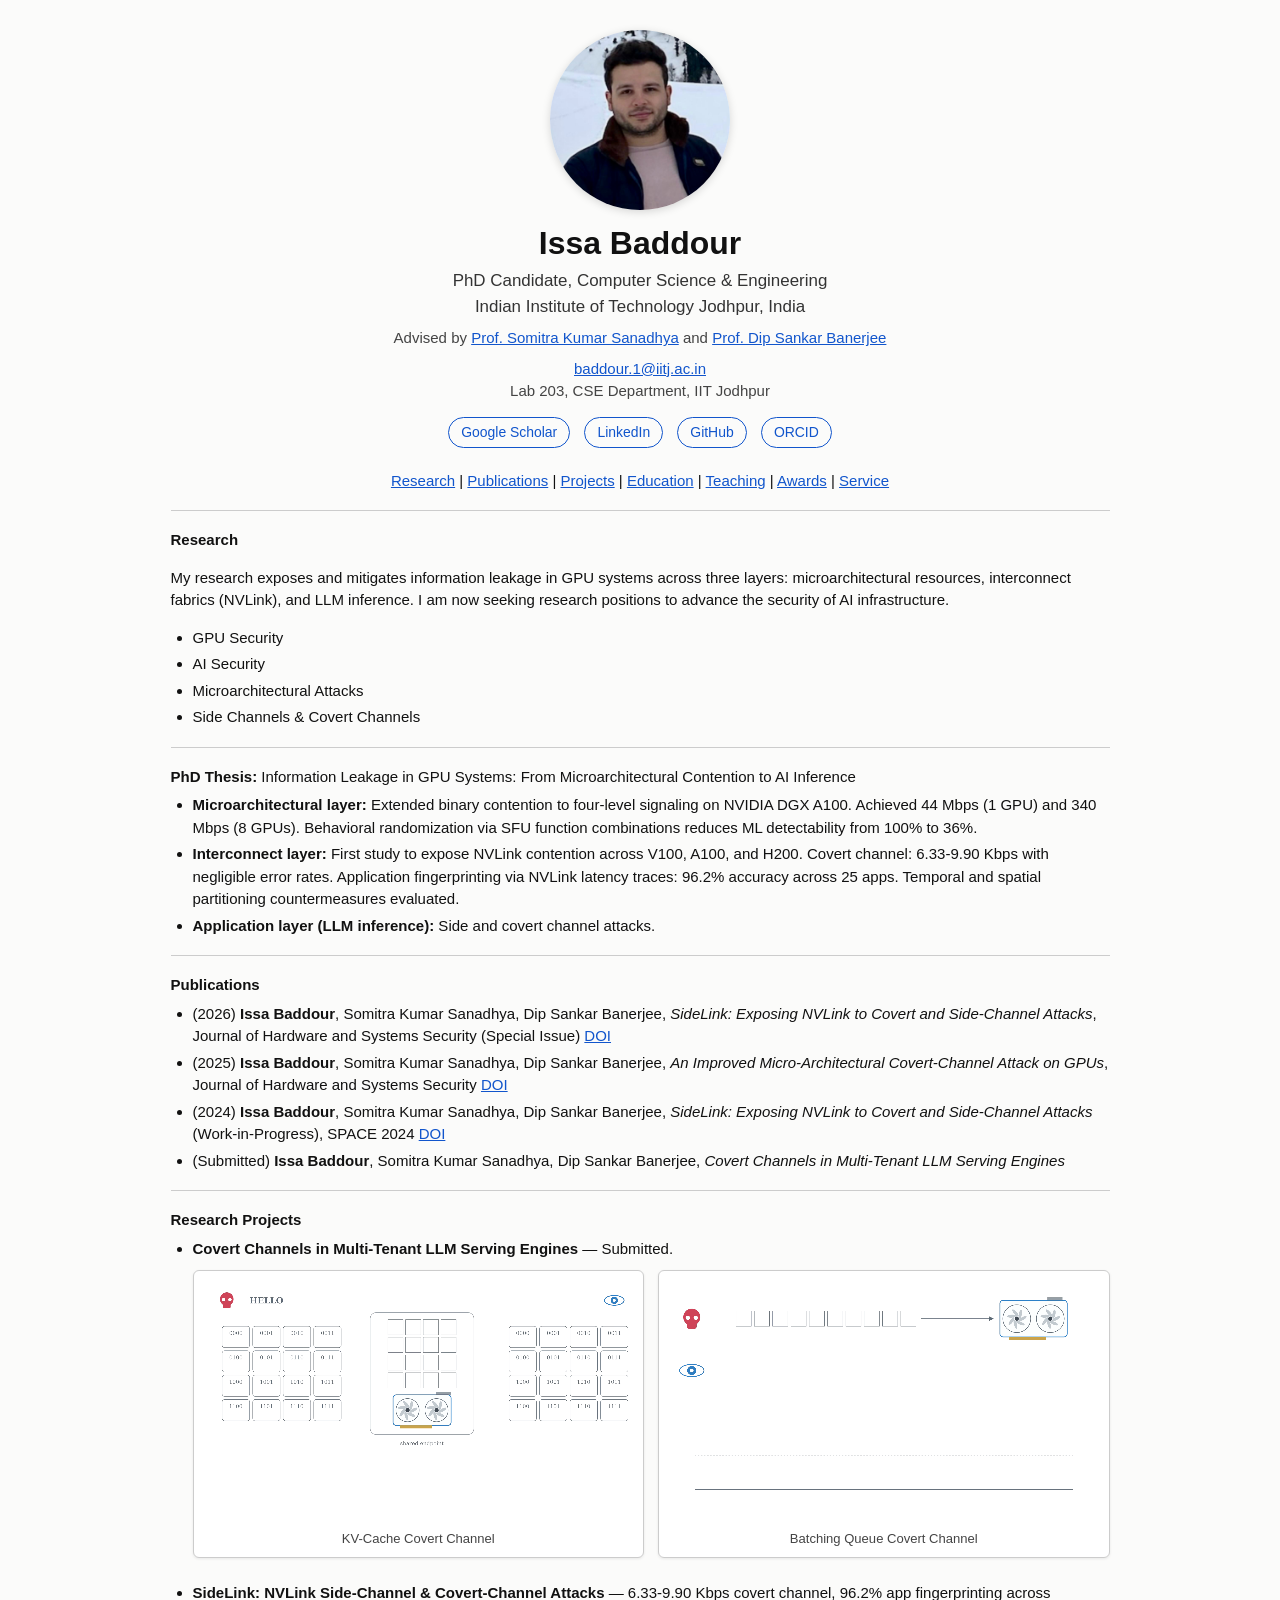
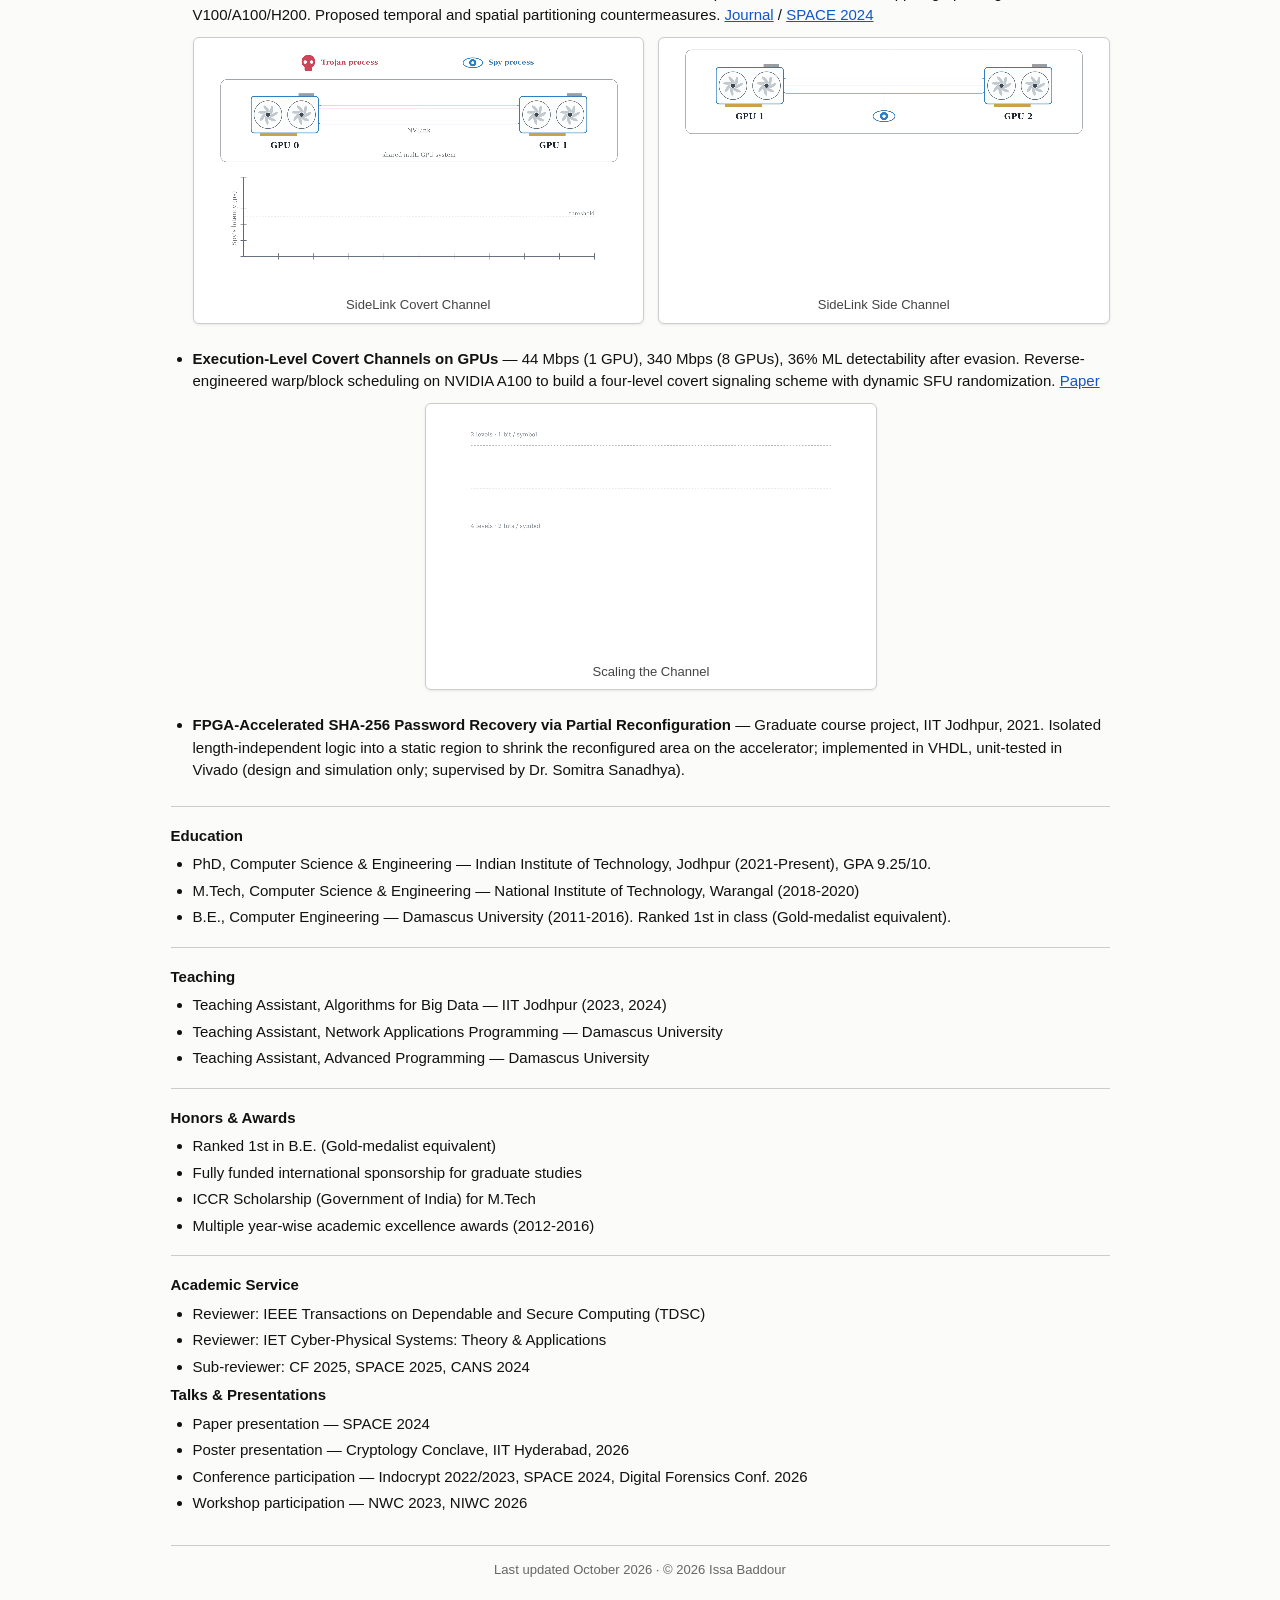
<file: index.html>
<!DOCTYPE html>
<html lang="en">
<head>
<meta charset="utf-8">
<meta name="viewport" content="width=device-width, initial-scale=1">
<title>Issa Baddour</title>
<style>
  body {
    font-family: Arial, Helvetica, sans-serif;
    font-size: clamp(11px, 1.5vw, 15px);
    line-height: 1.5;
    color: #111;
    width: 62.6em;
    margin: 2em auto;
    background-color: #fbfbfa;
  }
  a { color: #1155cc; }
  hr { margin: 18px 0; border: none; border-top: 1px solid #ccc; }
  ul { margin: 6px 0; padding-left: 22px; }
  li { margin-bottom: 4px; }
  .header-block { text-align:center; }
  .profile-pic { display:block; width:12em; height:12em; margin:0 auto 14px; border-radius:50%; object-fit:cover; box-shadow:0 2px 8px rgba(0,0,0,.15); }
  .header-block .name { font-size:2.13em; line-height:1.2; margin:0 0 6px; }
  .header-block .affil { font-size:1.13em; color:#333; margin-bottom:8px; }
  .header-block .advisors, .header-block .contact { color:#444; margin-bottom:8px; }
  .header-block .links { margin-top:10px; }
  .header-block .links a { display:inline-block; margin:4px 5px; padding:4px 12px; border:1px solid #1155cc; border-radius:16px; text-decoration:none; font-size:0.93em; }
  .header-block .links a:hover { background:#1155cc; color:#fff; }
  .nav { text-align:center; margin-top:18px; }
  .media-row { display:flex; flex-direction:row; flex-wrap:wrap; justify-content:center; gap:14px; margin-top:10px; }
  .media-row figure { margin:0; box-sizing:border-box; width:calc(50% - 7px); min-width:0; max-width:100%; padding:8px; background:#fff; border:1px solid #ccc; border-radius:6px; box-shadow:0 1px 3px rgba(0,0,0,.08); }
  .media-row video { display:block; width:100%; height:auto; }
  .media-row figcaption { margin-top:6px; font-size:0.87em; text-align:center; color:#444; }
  .site-footer { margin-top:30px; padding-top:14px; border-top:1px solid #ccc; text-align:center; font-size:0.87em; color:#666; }
  #projects + ul > li { margin-bottom: 24px; }
  @media (max-width: 760px) {
    body { font-size: 15px; width: 92%; margin: 20px auto; }
    .media-row figure { width: 100%; }
  }
</style>
<script data-id="a88f7746-35c3-4814-9e58-48ec6c0e9e2f" data-utcoffset="6" src="https://cdn.counter.dev/script.js"></script>
</head>
<body>

<div class="header-block">
<img class="profile-pic" src="images/profile.jpg" alt="Issa Baddour" width="180" height="180">
<h1 class="name">Issa Baddour</h1>
<div class="affil">PhD Candidate, Computer Science &amp; Engineering<br>Indian Institute of Technology Jodhpur, India</div>
<div class="advisors">
Advised by <a href="https://somitra-sanadhya.github.io/" target="_blank">Prof. Somitra Kumar Sanadhya</a> and
<a href="https://sites.google.com/site/dipsankarban/" target="_blank">Prof. Dip Sankar Banerjee</a>
</div>
<div class="contact">
<a href="mailto:baddour.1@iitj.ac.in">baddour.1@iitj.ac.in</a><br>
Lab 203, CSE Department, IIT Jodhpur
</div>
<div class="links">
<a href="https://scholar.google.com/citations?user=Lo16oyMAAAAJ&hl=en" target="_blank">Google Scholar</a>
<a href="https://www.linkedin.com/in/issabaddour/" target="_blank">LinkedIn</a>
<a href="https://github.com/issabaddour" target="_blank">GitHub</a>
<a href="https://orcid.org/0000-0002-9008-7861" target="_blank">ORCID</a>
</div>
</div>

<p class="nav">
<a href="#research">Research</a> |
<a href="#publications">Publications</a> |
<a href="#projects">Projects</a> |
<a href="#education">Education</a> |
<a href="#teaching">Teaching</a> |
<a href="#awards">Awards</a> |
<a href="#service">Service</a>
</p>

<hr>

<b id="research">Research</b>
<p>My research exposes and mitigates information leakage in GPU systems across three layers: microarchitectural resources, interconnect fabrics (NVLink), and LLM inference. I am now seeking research positions to advance the security of AI infrastructure.</p>
<ul>
  <li>GPU Security</li>
  <li>AI Security</li>
  <li>Microarchitectural Attacks </li>
  <li>Side Channels &amp; Covert Channels</li>
</ul>

<hr>

<b id="thesis">PhD Thesis:</b> Information Leakage in GPU Systems: From Microarchitectural Contention to AI Inference
<ul>
  <li><b>Microarchitectural layer:</b> Extended binary contention to four-level signaling on NVIDIA DGX A100. Achieved 44 Mbps (1 GPU) and 340 Mbps (8 GPUs). Behavioral randomization via SFU function combinations reduces ML detectability from 100% to 36%.</li>
  <li><b>Interconnect layer:</b> First study to expose NVLink contention across V100, A100, and H200. Covert channel: 6.33-9.90 Kbps with negligible error rates. Application fingerprinting via NVLink latency traces: 96.2% accuracy across 25 apps. Temporal and spatial partitioning countermeasures evaluated.</li>
  <li><b>Application layer (LLM inference):</b> Side and covert channel attacks.</li>
</ul>

<hr>

<b id="publications">Publications</b>
<ul>
  <li>(2026) <b>Issa Baddour</b>, Somitra Kumar Sanadhya, Dip Sankar Banerjee, <i>SideLink: Exposing NVLink to Covert and Side-Channel Attacks</i>, Journal of Hardware and Systems Security (Special Issue)
    <a href="https://link.springer.com/article/10.1007/s41635-026-00175-3" target="_blank">DOI</a>
  </li>
  <li>(2025) <b>Issa Baddour</b>, Somitra Kumar Sanadhya, Dip Sankar Banerjee, <i>An Improved Micro-Architectural Covert-Channel Attack on GPUs</i>, Journal of Hardware and Systems Security
    <a href="https://link.springer.com/article/10.1007/s41635-025-00170-0" target="_blank">DOI</a>
  </li>
  <li>(2024) <b>Issa Baddour</b>, Somitra Kumar Sanadhya, Dip Sankar Banerjee, <i>SideLink: Exposing NVLink to Covert and Side-Channel Attacks</i> (Work-in-Progress), SPACE 2024
    <a href="https://link.springer.com/chapter/10.1007/978-3-031-80408-3_2" target="_blank">DOI</a>
  </li>
  <li>(Submitted) <b>Issa Baddour</b>, Somitra Kumar Sanadhya, Dip Sankar Banerjee, <i>Covert Channels in Multi-Tenant LLM Serving Engines</i></li>
</ul>

<hr>

<b id="projects">Research Projects</b>
<ul>
  <li><b>Covert Channels in Multi-Tenant LLM Serving Engines</b> — Submitted.
    <div class="media-row">
      <figure>
        <video src="resources/KVChannel.webm" autoplay muted loop playsinline preload="metadata" aria-label="KV-Cache covert channel animation"></video>
        <figcaption>KV-Cache Covert Channel</figcaption>
      </figure>
      <figure>
        <video src="resources/QueueChannel.webm" autoplay muted loop playsinline preload="metadata" aria-label="Batching Queue covert channel animation"></video>
        <figcaption>Batching Queue Covert Channel</figcaption>
      </figure>
    </div>
  </li>
  <li><b>SideLink: NVLink Side-Channel &amp; Covert-Channel Attacks</b> — 6.33-9.90 Kbps covert channel, 96.2% app fingerprinting across V100/A100/H200. Proposed temporal and spatial partitioning countermeasures.
    <a href="https://link.springer.com/article/10.1007/s41635-026-00175-3" target="_blank">Journal</a> /
    <a href="https://link.springer.com/chapter/10.1007/978-3-031-80408-3_2" target="_blank">SPACE 2024</a>
    <div class="media-row">
      <figure>
        <video src="resources/SideLinkHero.webm" autoplay muted loop playsinline preload="metadata" aria-label="SideLink covert channel animation"></video>
        <figcaption>SideLink Covert Channel</figcaption>
      </figure>
      <figure>
        <video src="resources/SideLinkFingerprint.webm" autoplay muted loop playsinline preload="metadata" aria-label="SideLink side channel animation"></video>
        <figcaption>SideLink Side Channel</figcaption>
      </figure>
    </div>
  </li>
  <li><b>Execution-Level Covert Channels on GPUs</b> — 44 Mbps (1 GPU), 340 Mbps (8 GPUs), 36% ML detectability after evasion. Reverse-engineered warp/block scheduling on NVIDIA A100 to build a four-level covert signaling scheme with dynamic SFU randomization.
    <a href="https://link.springer.com/article/10.1007/s41635-025-00170-0" target="_blank">Paper</a>
    <div class="media-row">
      <figure>
        <video src="resources/FourLevel.webm" autoplay muted loop playsinline preload="metadata" aria-label="Scaling the channel animation"></video>
        <figcaption>Scaling the Channel</figcaption>
      </figure>
    </div>
  </li>
  <li><b>FPGA-Accelerated SHA-256 Password Recovery via Partial Reconfiguration</b> — Graduate course project, IIT Jodhpur, 2021. Isolated length-independent logic into a static region to shrink the reconfigured area on the accelerator; implemented in VHDL, unit-tested in Vivado (design and simulation only; supervised by Dr. Somitra Sanadhya).</li>
</ul>

<hr>


<b id="education">Education</b>
<ul>
  <li>PhD, Computer Science &amp; Engineering — Indian Institute of Technology, Jodhpur (2021-Present), GPA 9.25/10.</li>
  <li>M.Tech, Computer Science &amp; Engineering — National Institute of Technology, Warangal (2018-2020)</li>
  <li>B.E., Computer Engineering — Damascus University (2011-2016). Ranked 1st in class (Gold-medalist equivalent).</li>
</ul>

<hr>

<b id="teaching">Teaching</b>
<ul>
  <li>Teaching Assistant, Algorithms for Big Data — IIT Jodhpur (2023, 2024)</li>
  <li>Teaching Assistant, Network Applications Programming — Damascus University</li>
  <li>Teaching Assistant, Advanced Programming — Damascus University</li>
</ul>

<hr>

<b id="awards">Honors &amp; Awards</b>
<ul>
  <li>Ranked 1st in B.E. (Gold-medalist equivalent)</li>
  <li>Fully funded international sponsorship for graduate studies</li>
  <li>ICCR Scholarship (Government of India) for M.Tech</li>
  <li>Multiple year-wise academic excellence awards (2012-2016)</li>
</ul>

<hr>

<b id="service">Academic Service</b>
<ul>
  <li>Reviewer: IEEE Transactions on Dependable and Secure Computing (TDSC)</li>
  <li>Reviewer: IET Cyber-Physical Systems: Theory &amp; Applications</li>
  <li>Sub-reviewer: CF 2025, SPACE 2025, CANS 2024</li>
</ul>

<b>Talks &amp; Presentations</b>
<ul>
  <li>Paper presentation — SPACE 2024</li>
  <li>Poster presentation — Cryptology Conclave, IIT Hyderabad, 2026</li>
  <li>Conference participation — Indocrypt 2022/2023, SPACE 2024, Digital Forensics Conf. 2026</li>
  <li>Workshop participation — NWC 2023, NIWC 2026</li>
</ul>

<footer class="site-footer">
  Last updated October 2026 &middot; &copy; 2026 Issa Baddour
</footer>

</body>
</html>
</file>
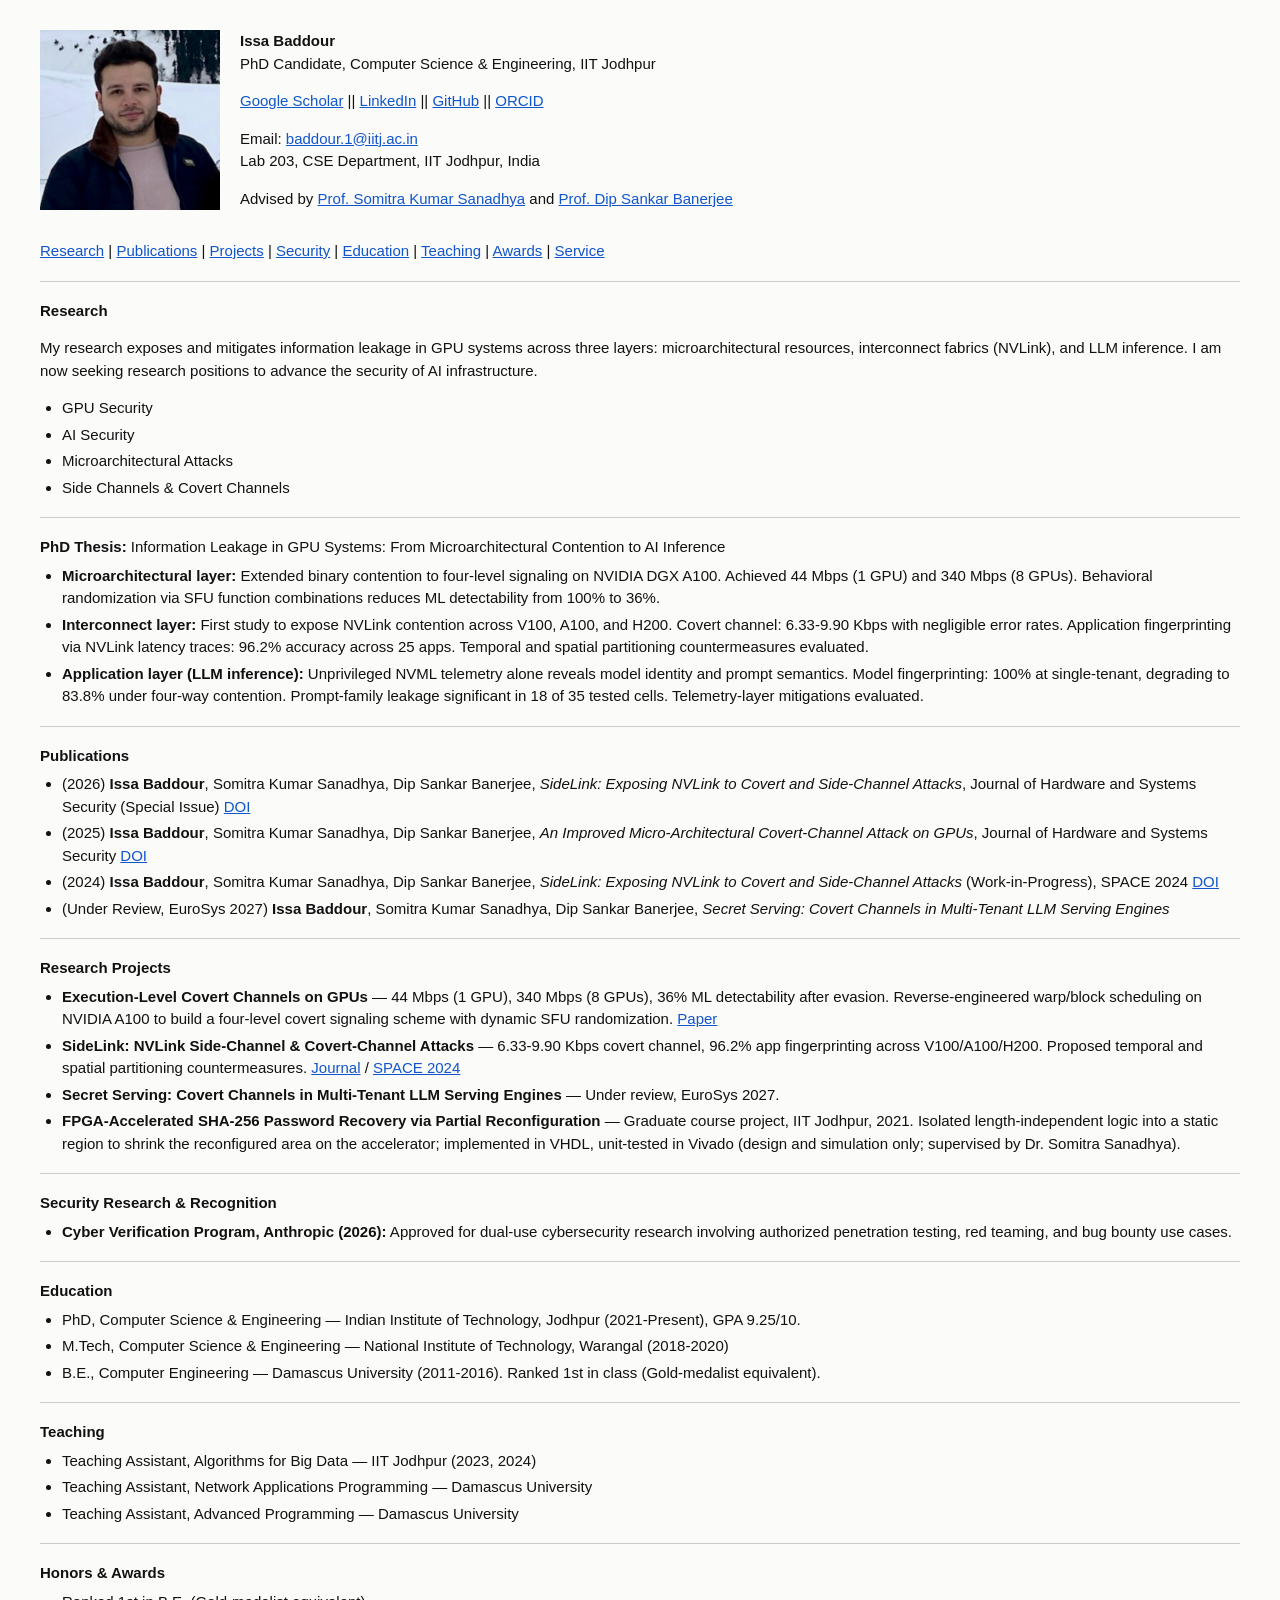
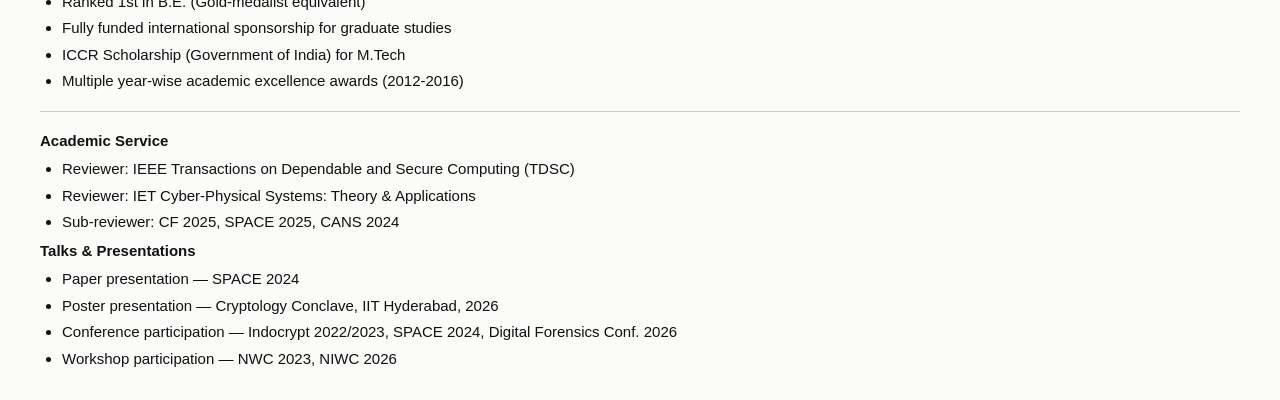
<file: index_backup_20261024_013740.html>
<!DOCTYPE html>
<html lang="en">
<head>
<meta charset="utf-8">
<meta name="viewport" content="width=device-width, initial-scale=1">
<title>Issa Baddour</title>
<style>
  body {
    font-family: Arial, Helvetica, sans-serif;
    font-size: 15px;
    line-height: 1.5;
    color: #111;
    margin: 30px 40px;
    background-color: #fbfbfa;
  }
  a { color: #1155cc; }
  hr { margin: 18px 0; border: none; border-top: 1px solid #ccc; }
  ul { margin: 6px 0; padding-left: 22px; }
  li { margin-bottom: 4px; }
  .profile-pic { float: left; margin: 0 20px 10px 0; }
  .header-block::after { content: ""; display: table; clear: both; }
</style>
<script data-id="a88f7746-35c3-4814-9e58-48ec6c0e9e2f" data-utcoffset="6" src="https://cdn.counter.dev/script.js"></script>
</head>
<body>

<div class="header-block">
<img class="profile-pic" src="images/profile.jpg" alt="Issa Baddour" width="180" height="180">

<b>Issa Baddour</b><br>
PhD Candidate, Computer Science &amp; Engineering, IIT Jodhpur<br>
<p>
<a href="https://scholar.google.com/citations?user=Lo16oyMAAAAJ&hl=en" target="_blank">Google Scholar</a> ||
<a href="https://www.linkedin.com/in/issabaddour/" target="_blank">LinkedIn</a> ||
<a href="https://github.com/issabaddour" target="_blank">GitHub</a> ||
<a href="https://orcid.org/0000-0002-9008-7861" target="_blank">ORCID</a>
</p>
<p>
Email: <a href="mailto:baddour.1@iitj.ac.in">baddour.1@iitj.ac.in</a><br>
Lab 203, CSE Department, IIT Jodhpur, India
</p>
<p>
Advised by <a href="https://somitra-sanadhya.github.io/" target="_blank">Prof. Somitra Kumar Sanadhya</a> and
<a href="https://sites.google.com/site/dipsankarban/" target="_blank">Prof. Dip Sankar Banerjee</a>
</p>
</div>

<p>
<a href="#research">Research</a> |
<a href="#publications">Publications</a> |
<a href="#projects">Projects</a> |
<a href="#security-recognition">Security</a> |
<a href="#education">Education</a> |
<a href="#teaching">Teaching</a> |
<a href="#awards">Awards</a> |
<a href="#service">Service</a>
</p>

<hr>

<b id="research">Research</b>
<p>My research exposes and mitigates information leakage in GPU systems across three layers: microarchitectural resources, interconnect fabrics (NVLink), and LLM inference. I am now seeking research positions to advance the security of AI infrastructure.</p>
<ul>
  <li>GPU Security</li>
  <li>AI Security</li>
  <li>Microarchitectural Attacks </li>
  <li>Side Channels &amp; Covert Channels</li>
</ul>

<hr>

<b id="thesis">PhD Thesis:</b> Information Leakage in GPU Systems: From Microarchitectural Contention to AI Inference
<ul>
  <li><b>Microarchitectural layer:</b> Extended binary contention to four-level signaling on NVIDIA DGX A100. Achieved 44 Mbps (1 GPU) and 340 Mbps (8 GPUs). Behavioral randomization via SFU function combinations reduces ML detectability from 100% to 36%.</li>
  <li><b>Interconnect layer:</b> First study to expose NVLink contention across V100, A100, and H200. Covert channel: 6.33-9.90 Kbps with negligible error rates. Application fingerprinting via NVLink latency traces: 96.2% accuracy across 25 apps. Temporal and spatial partitioning countermeasures evaluated.</li>
  <li><b>Application layer (LLM inference):</b> Unprivileged NVML telemetry alone reveals model identity and prompt semantics. Model fingerprinting: 100% at single-tenant, degrading to 83.8% under four-way contention. Prompt-family leakage significant in 18 of 35 tested cells. Telemetry-layer mitigations evaluated.</li>
</ul>

<hr>

<b id="publications">Publications</b>
<ul>
  <li>(2026) <b>Issa Baddour</b>, Somitra Kumar Sanadhya, Dip Sankar Banerjee, <i>SideLink: Exposing NVLink to Covert and Side-Channel Attacks</i>, Journal of Hardware and Systems Security (Special Issue)
    <a href="https://link.springer.com/article/10.1007/s41635-026-00175-3" target="_blank">DOI</a>
  </li>
  <li>(2025) <b>Issa Baddour</b>, Somitra Kumar Sanadhya, Dip Sankar Banerjee, <i>An Improved Micro-Architectural Covert-Channel Attack on GPUs</i>, Journal of Hardware and Systems Security
    <a href="https://link.springer.com/article/10.1007/s41635-025-00170-0" target="_blank">DOI</a>
  </li>
  <li>(2024) <b>Issa Baddour</b>, Somitra Kumar Sanadhya, Dip Sankar Banerjee, <i>SideLink: Exposing NVLink to Covert and Side-Channel Attacks</i> (Work-in-Progress), SPACE 2024
    <a href="https://link.springer.com/chapter/10.1007/978-3-031-80408-3_2" target="_blank">DOI</a>
  </li>
  <li>(Under Review, EuroSys 2027) <b>Issa Baddour</b>, Somitra Kumar Sanadhya, Dip Sankar Banerjee, <i>Secret Serving: Covert Channels in Multi-Tenant LLM Serving Engines</i></li>
</ul>

<hr>

<b id="projects">Research Projects</b>
<ul>
  <li><b>Execution-Level Covert Channels on GPUs</b> — 44 Mbps (1 GPU), 340 Mbps (8 GPUs), 36% ML detectability after evasion. Reverse-engineered warp/block scheduling on NVIDIA A100 to build a four-level covert signaling scheme with dynamic SFU randomization.
    <a href="https://link.springer.com/article/10.1007/s41635-025-00170-0" target="_blank">Paper</a>
  </li>
  <li><b>SideLink: NVLink Side-Channel &amp; Covert-Channel Attacks</b> — 6.33-9.90 Kbps covert channel, 96.2% app fingerprinting across V100/A100/H200. Proposed temporal and spatial partitioning countermeasures.
    <a href="https://link.springer.com/article/10.1007/s41635-026-00175-3" target="_blank">Journal</a> /
    <a href="https://link.springer.com/chapter/10.1007/978-3-031-80408-3_2" target="_blank">SPACE 2024</a>
  </li>
  <li><b>Secret Serving: Covert Channels in Multi-Tenant LLM Serving Engines</b> — Under review, EuroSys 2027.</li>
  <li><b>FPGA-Accelerated SHA-256 Password Recovery via Partial Reconfiguration</b> — Graduate course project, IIT Jodhpur, 2021. Isolated length-independent logic into a static region to shrink the reconfigured area on the accelerator; implemented in VHDL, unit-tested in Vivado (design and simulation only; supervised by Dr. Somitra Sanadhya).</li>
</ul>

<hr>

<b id="security-recognition">Security Research &amp; Recognition</b>
<ul>
  <li><b>Cyber Verification Program, Anthropic (2026):</b> Approved for dual-use cybersecurity research involving authorized penetration testing, red teaming, and bug bounty use cases.</li>
</ul>

<hr>

<b id="education">Education</b>
<ul>
  <li>PhD, Computer Science &amp; Engineering — Indian Institute of Technology, Jodhpur (2021-Present), GPA 9.25/10.</li>
  <li>M.Tech, Computer Science &amp; Engineering — National Institute of Technology, Warangal (2018-2020)</li>
  <li>B.E., Computer Engineering — Damascus University (2011-2016). Ranked 1st in class (Gold-medalist equivalent).</li>
</ul>

<hr>

<b id="teaching">Teaching</b>
<ul>
  <li>Teaching Assistant, Algorithms for Big Data — IIT Jodhpur (2023, 2024)</li>
  <li>Teaching Assistant, Network Applications Programming — Damascus University</li>
  <li>Teaching Assistant, Advanced Programming — Damascus University</li>
</ul>

<hr>

<b id="awards">Honors &amp; Awards</b>
<ul>
  <li>Ranked 1st in B.E. (Gold-medalist equivalent)</li>
  <li>Fully funded international sponsorship for graduate studies</li>
  <li>ICCR Scholarship (Government of India) for M.Tech</li>
  <li>Multiple year-wise academic excellence awards (2012-2016)</li>
</ul>

<hr>

<b id="service">Academic Service</b>
<ul>
  <li>Reviewer: IEEE Transactions on Dependable and Secure Computing (TDSC)</li>
  <li>Reviewer: IET Cyber-Physical Systems: Theory &amp; Applications</li>
  <li>Sub-reviewer: CF 2025, SPACE 2025, CANS 2024</li>
</ul>

<b>Talks &amp; Presentations</b>
<ul>
  <li>Paper presentation — SPACE 2024</li>
  <li>Poster presentation — Cryptology Conclave, IIT Hyderabad, 2026</li>
  <li>Conference participation — Indocrypt 2022/2023, SPACE 2024, Digital Forensics Conf. 2026</li>
  <li>Workshop participation — NWC 2023, NIWC 2026</li>
</ul>

</body>
</html>
</file>
